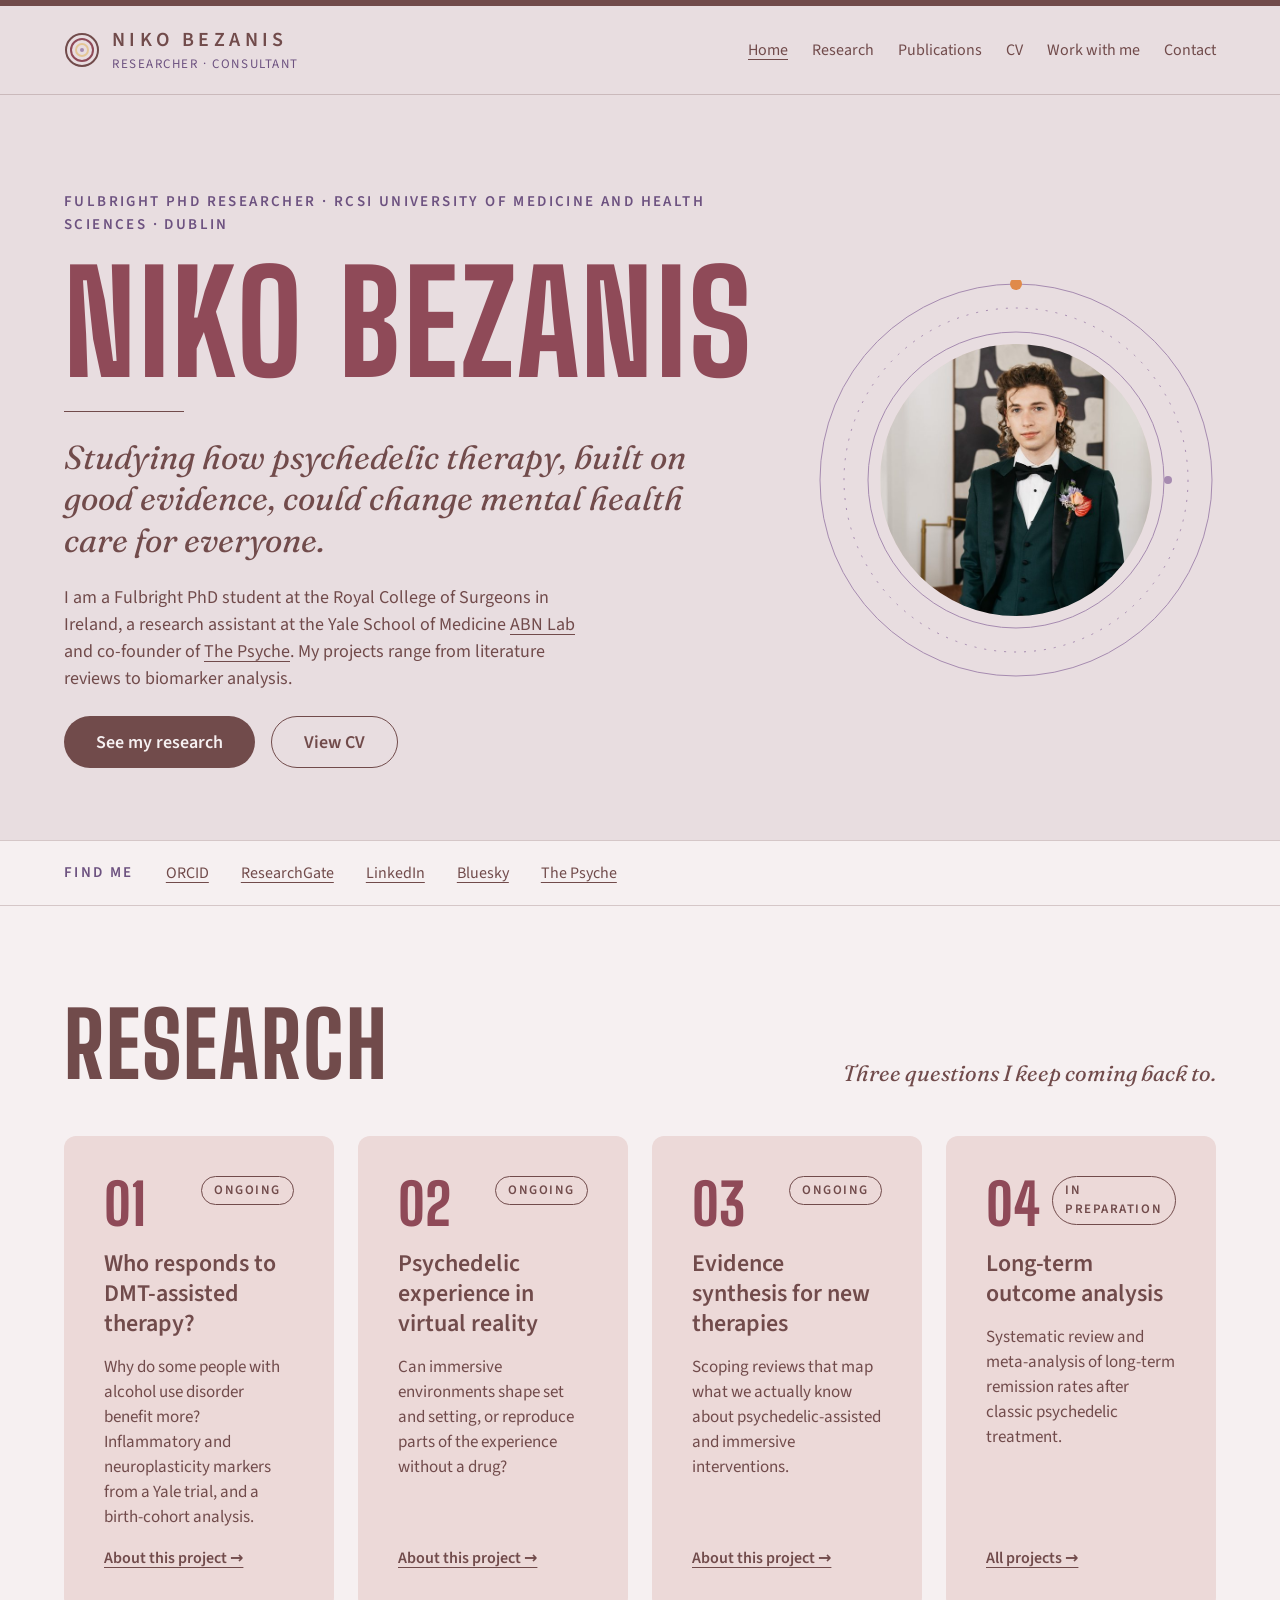
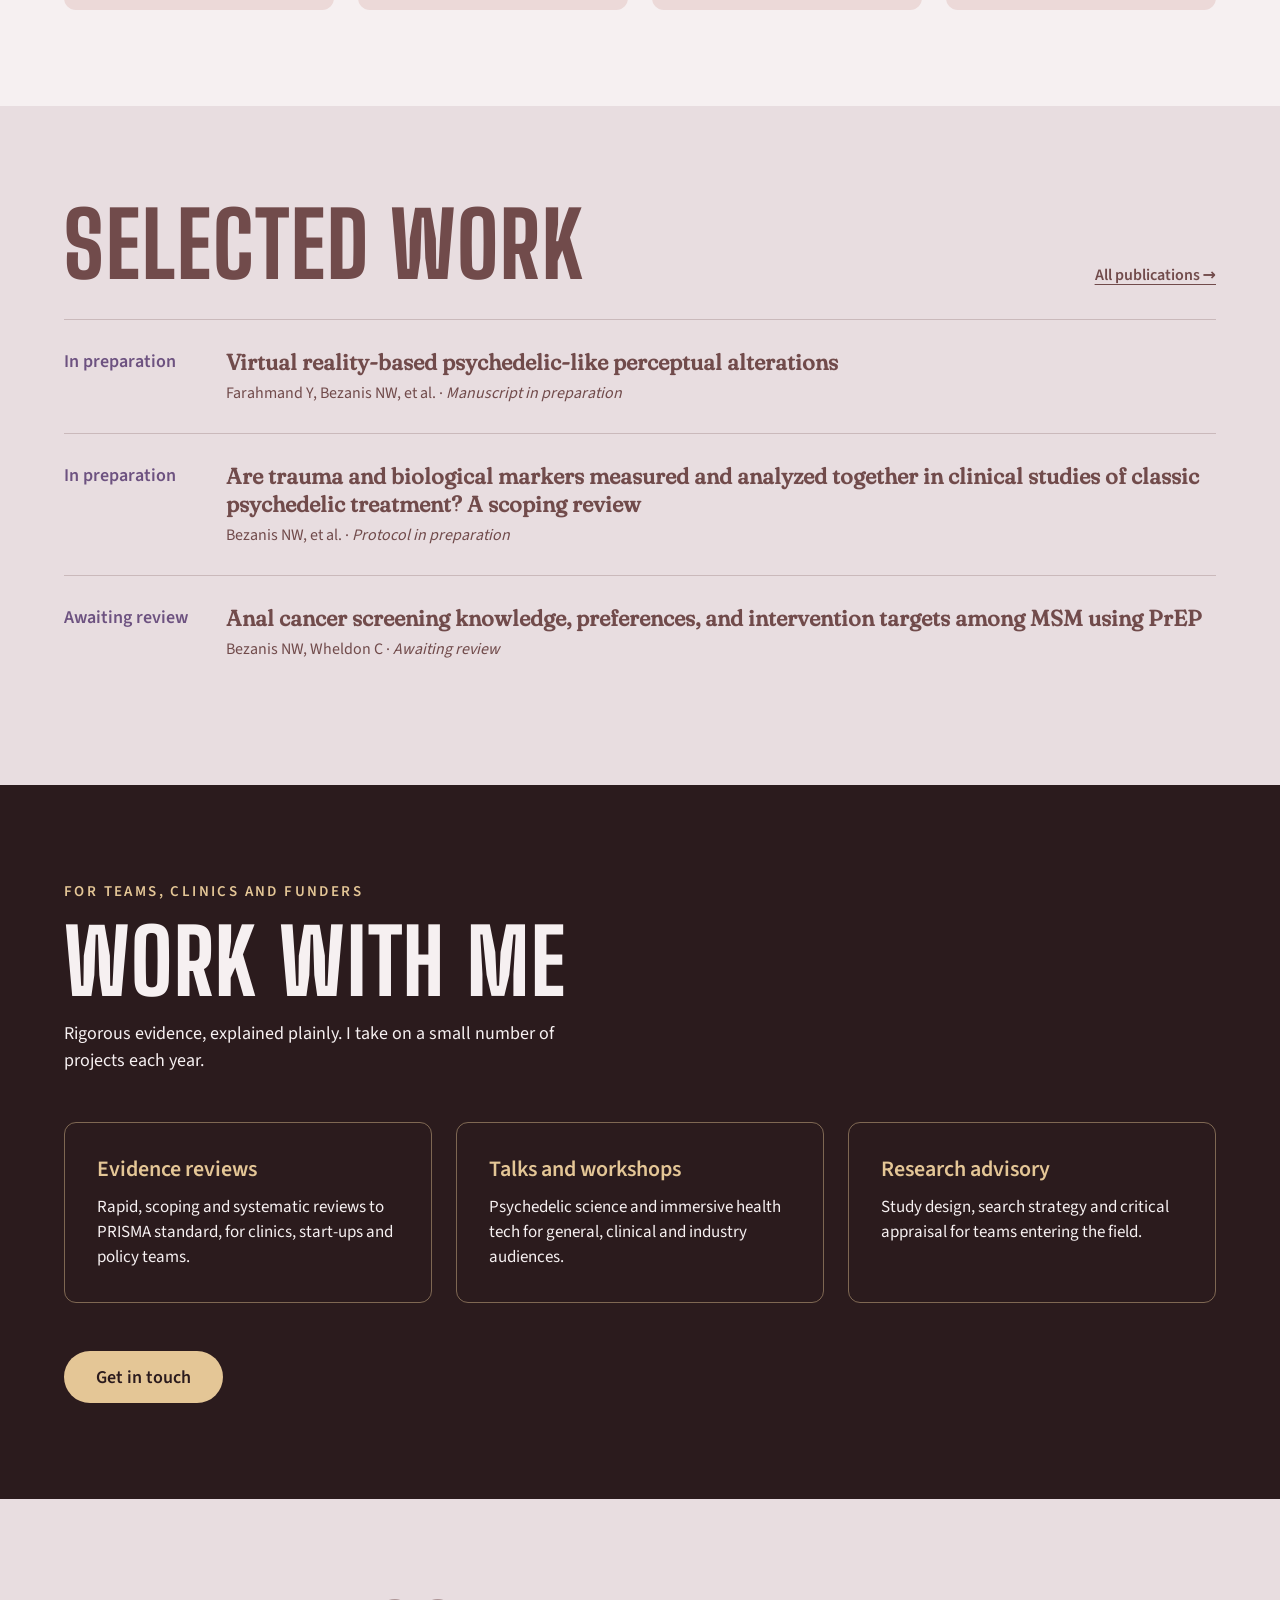
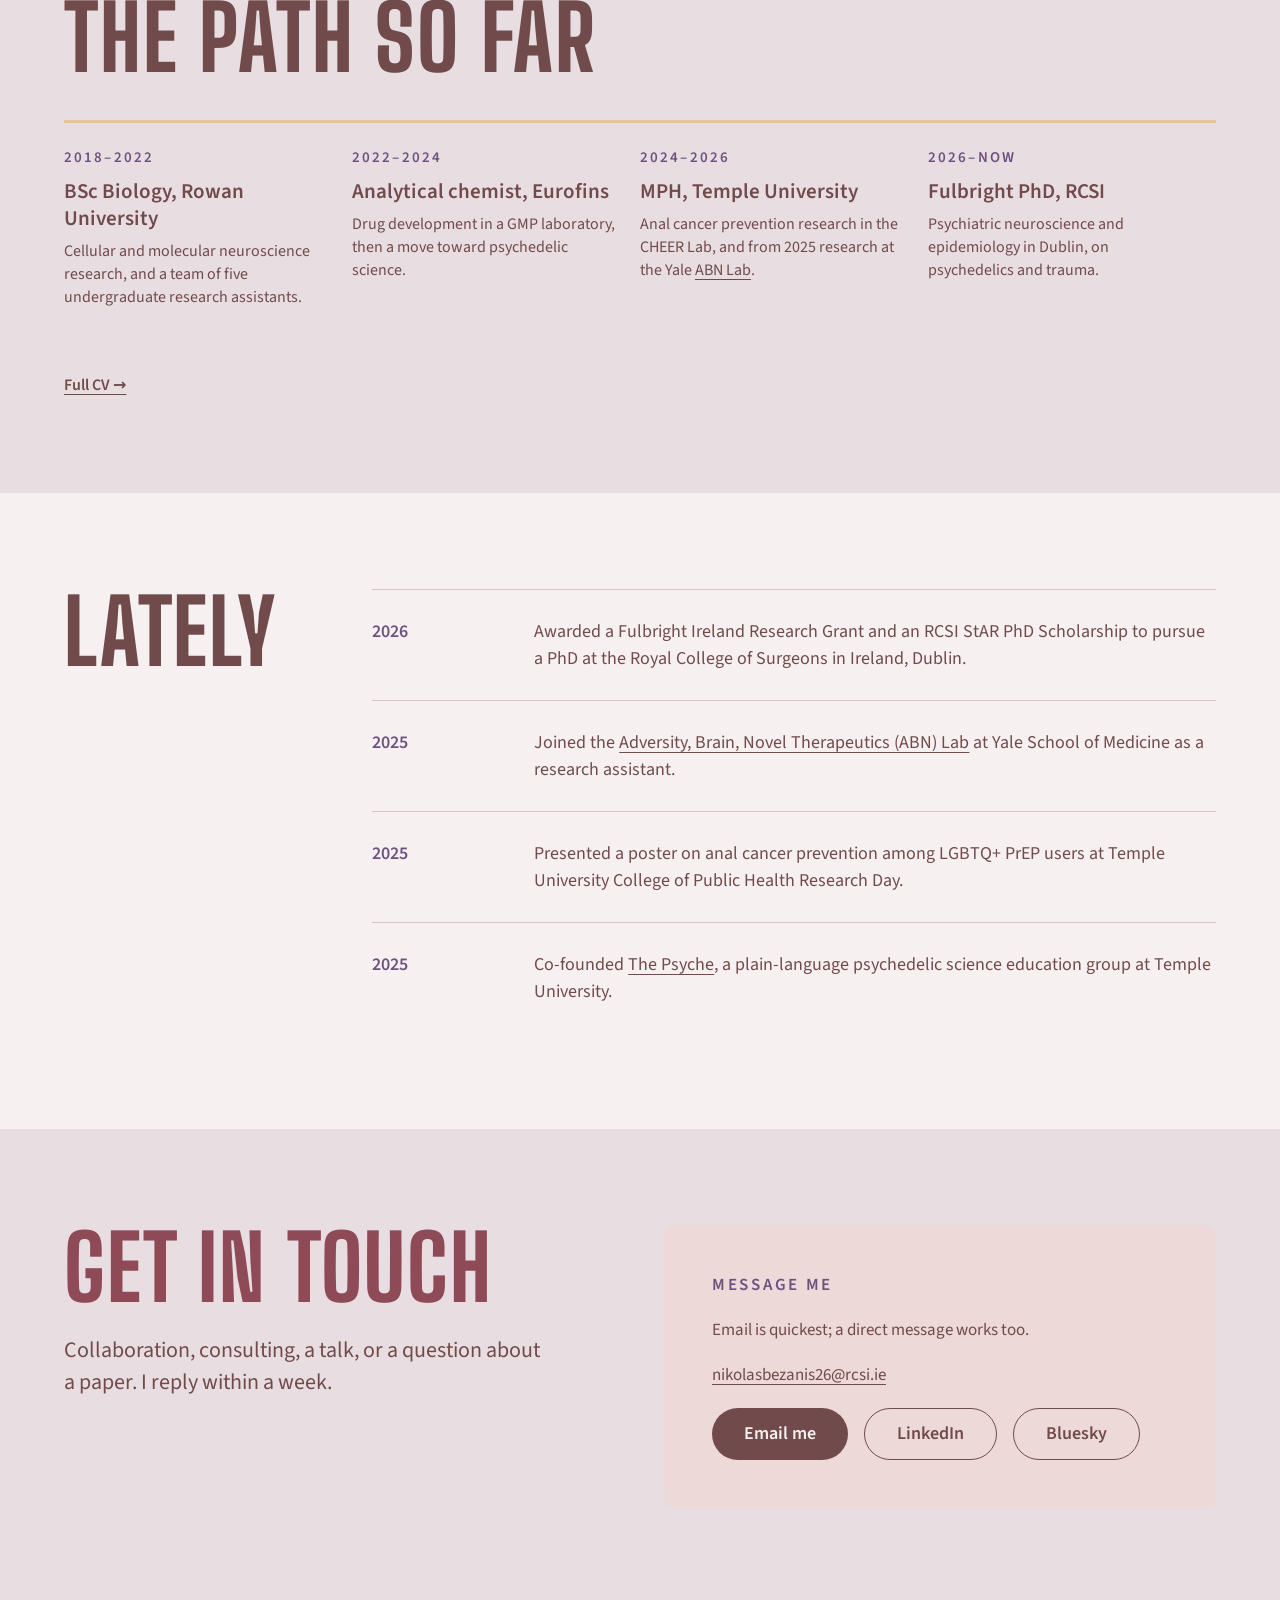
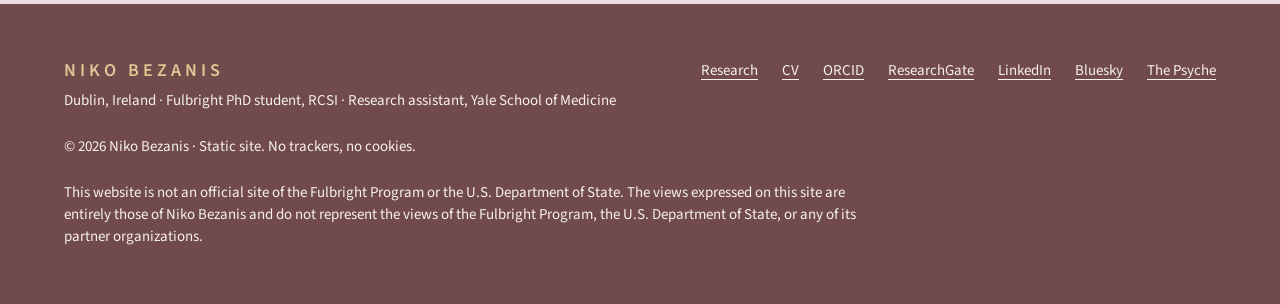
<file: index.html>
<!doctype html>
<html lang="en">
<head>
<meta charset="utf-8">
<meta name="viewport" content="width=device-width, initial-scale=1">
<meta name="robots" content="max-image-preview:large">
<meta name="msvalidate.01" content="EAAB6003C71E213A275896E9325D9247">
<title>Niko Bezanis | PhD Researcher, Psychedelic Therapy, RCSI</title>
<meta name="description" content="Niko Bezanis, Fulbright PhD researcher at RCSI Dublin, studies psychedelic-assisted therapy, alcohol use disorder, trauma and biological markers.">
<meta property="og:type" content="profile">
<meta property="og:title" content="Niko Bezanis | PhD Researcher, Psychedelic Therapy, RCSI">
<meta property="og:description" content="Research on psychedelic therapy, trauma and biological markers of treatment response.">
<meta property="og:image" content="https://bezanisniko-del.github.io/portrait.jpg">
<link rel="canonical" href="https://bezanisniko-del.github.io/">
<meta property="og:url" content="https://bezanisniko-del.github.io/">
<meta property="og:site_name" content="Niko Bezanis">
<meta name="twitter:card" content="summary">
<meta name="twitter:title" content="Niko Bezanis | PhD Researcher, Psychedelic Therapy, RCSI">
<meta name="twitter:description" content="Research on psychedelic therapy, trauma and biological markers of treatment response.">
<meta name="twitter:image" content="https://bezanisniko-del.github.io/portrait.jpg">
<meta property="og:image:alt" content="Niko Bezanis, PhD researcher at RCSI">
<link rel="icon" href="favicon.svg" type="image/svg+xml">
<link rel="stylesheet" href="style.css">
<script type="application/ld+json">
{
  "@context": "https://schema.org",
  "@type": "ProfilePage",
  "url": "https://bezanisniko-del.github.io/",
  "dateModified": "2026-11-25",
  "mainEntity": {
  "@type": "Person",
  "@id": "https://bezanisniko-del.github.io/#person",
  "name": "Niko Bezanis",
  "url": "https://bezanisniko-del.github.io/",
  "image": "https://bezanisniko-del.github.io/portrait.jpg",
  "jobTitle": "Fulbright PhD researcher",
  "description": "PhD researcher in psychiatric neuroscience and epidemiology, studying psychedelic therapy, trauma and biological markers of treatment response.",
  "affiliation": [
    { "@type": "CollegeOrUniversity", "name": "RCSI University of Medicine and Health Sciences", "address": "Dublin, Ireland" },
    { "@type": "CollegeOrUniversity", "name": "Yale School of Medicine" }
  ],
  "alumniOf": [
    { "@type": "CollegeOrUniversity", "name": "Temple University" },
    { "@type": "CollegeOrUniversity", "name": "Rowan University" }
  ],
  "alternateName": "Nikolas Bezanis",
  "award": ["Fulbright Ireland Research Grant (2026)", "RCSI StAR (Strategic Academic Recruitment) PhD Scholarship (2026)"],
  "knowsAbout": ["Psychedelic-assisted therapy", "Alcohol use disorder", "Psychiatric epidemiology", "Trauma", "Biomarkers", "Evidence synthesis", "Virtual reality", "Public health"],
  "identifier": "https://orcid.org/0009-0000-7586-2375",
  "email": "nikolasbezanis26@rcsi.ie",
  "sameAs": [
    "https://orcid.org/0009-0000-7586-2375",
    "https://www.researchgate.net/profile/Niko-Bezanis-2",
    "https://www.linkedin.com/in/nikobezanis/",
    "https://bsky.app/profile/nikob8.bsky.social"
  ]
  }
}
</script>
</head>
<body>
<a class="skip" href="#main">Skip to content</a>
<div class="stripe"></div>
<header class="site-header">
<nav aria-label="Main" class="wrap">
<a class="brand" href="index.html">
<svg width="36" height="36" viewBox="0 0 36 36" aria-hidden="true"><circle cx="18" cy="18" r="16" fill="none" stroke="currentColor" stroke-width="2"/><circle cx="18" cy="18" r="11" fill="none" stroke="#8f4a58" stroke-width="2"/><circle cx="18" cy="18" r="6" fill="none" stroke="#e4c696" stroke-width="2"/><circle cx="18" cy="18" r="2" fill="#a68bb0"/></svg>
<span><b>Niko Bezanis</b><small>Researcher · Consultant</small></span>
</a>
<div class="nav-links">
<a href="index.html" aria-current="page">Home</a>
<a href="research.html">Research</a>
<a href="research.html#publications">Publications</a>
<a href="cv.html">CV</a>
<a href="#work-with-me">Work with me</a>
<a href="#contact">Contact</a>
</div>
</nav>
</header>

<main id="main">
<section aria-labelledby="hero-name" class="wrap hero">
<div class="hero-text stack">
<p class="eyebrow">Fulbright PhD researcher · RCSI University of Medicine and Health Sciences · Dublin</p>
<h1 id="hero-name" class="display name">Niko Bezanis</h1>
<div class="rule"></div>
<p class="lede" style="max-width:640px">Studying how psychedelic therapy, built on good evidence, could change mental health care for everyone.</p>
<p style="max-width:540px">I am a Fulbright PhD student at the Royal College of Surgeons in Ireland, a research assistant at the Yale School of Medicine <a href="https://medicine.yale.edu/lab/abn">ABN Lab</a> and co-founder of <a href="https://www.thepsyche.org/">The Psyche</a>. My projects range from literature reviews to biomarker analysis.</p>
<div class="btn-row">
<a class="btn" href="research.html">See my research</a>
<a class="btn ghost" href="cv.html">View CV</a>
</div>
</div>
<div class="rings">
<div>
<svg viewBox="0 0 400 400" aria-hidden="true"><circle cx="200" cy="200" r="196" fill="none" stroke="#a68bb0" stroke-width="1"/><circle cx="200" cy="200" r="172" fill="none" stroke="#a68bb0" stroke-width="1" stroke-dasharray="2 8"/><circle cx="200" cy="200" r="148" fill="none" stroke="#a68bb0" stroke-width="1"/><circle cx="200" cy="4" r="6" fill="#e08a4a"/><circle cx="352" cy="200" r="4" fill="#a68bb0"/></svg>
<img src="portrait.jpg" alt="Niko Bezanis, PhD researcher at RCSI" width="272" height="272">
</div>
</div>
</section>

<section aria-label="Where to find me" class="band find">
<div class="wrap">
<span class="eyebrow">Find me</span>
<a href="https://orcid.org/0009-0000-7586-2375">ORCID</a>
<a href="https://www.researchgate.net/profile/Niko-Bezanis-2">ResearchGate</a>
<a href="https://www.linkedin.com/in/nikobezanis/">LinkedIn</a>
<a href="https://bsky.app/profile/nikob8.bsky.social">Bluesky</a>
<a href="https://www.thepsyche.org/">The Psyche</a>
</div>
</section>

<section aria-labelledby="themes" class="band">
<div class="wrap pad stack" style="gap:48px">
<div class="sec-head">
<h2 id="themes" class="display">Research</h2>
<p class="serif" style="max-width:460px;font-style:italic;font-size:22px;line-height:30px">Three questions I keep coming back to.</p>
</div>
<div class="grid">
<article class="card lift">
<div class="card-top"><span class="num">01</span><span class="pill">Ongoing</span></div>
<h3>Who responds to DMT-assisted therapy?</h3>
<p>Why do some people with alcohol use disorder benefit more? Inflammatory and neuroplasticity markers from a Yale trial, and a birth-cohort analysis.</p>
<a class="more" href="research.html#dmt">About this project →</a>
</article>
<article class="card lift">
<div class="card-top"><span class="num">02</span><span class="pill">Ongoing</span></div>
<h3>Psychedelic experience in virtual reality</h3>
<p>Can immersive environments shape set and setting, or reproduce parts of the experience without a drug?</p>
<a class="more" href="research.html#vr">About this project →</a>
</article>
<article class="card lift">
<div class="card-top"><span class="num">03</span><span class="pill">Ongoing</span></div>
<h3>Evidence synthesis for new therapies</h3>
<p>Scoping reviews that map what we actually know about psychedelic-assisted and immersive interventions.</p>
<a class="more" href="research.html#trauma">About this project →</a>
</article>
<article class="card lift">
<div class="card-top"><span class="num">04</span><span class="pill">In preparation</span></div>
<h3>Long-term outcome analysis</h3>
<p>Systematic review and meta-analysis of long-term remission rates after classic psychedelic treatment.</p>
<a class="more" href="research.html">All projects →</a>
</article>
</div>
</div>
</section>

<section aria-labelledby="pubs" class="wrap pad stack" style="gap:32px">
<div class="sec-head">
<h2 id="pubs" class="display">Selected work</h2>
<a class="more" href="research.html#publications">All publications →</a>
</div>
<ol class="plain rows">
<li><span class="when">In preparation</span><div class="what"><h3 class="pub-title">Virtual reality-based psychedelic-like perceptual alterations</h3><span class="meta">Farahmand Y, Bezanis NW, et al. · <em>Manuscript in preparation</em></span></div></li>
<li><span class="when">In preparation</span><div class="what"><h3 class="pub-title">Are trauma and biological markers measured and analyzed together in clinical studies of classic psychedelic treatment? A scoping review</h3><span class="meta">Bezanis NW, et al. · <em>Protocol in preparation</em></span></div></li>
<li><span class="when">Awaiting review</span><div class="what"><h3 class="pub-title">Anal cancer screening knowledge, preferences, and intervention targets among MSM using PrEP</h3><span class="meta">Bezanis NW, Wheldon C · <em>Awaiting review</em></span></div></li>
</ol>
</section>

<section id="work-with-me" aria-labelledby="work" class="deep">
<div class="wrap pad stack" style="gap:48px">
<div class="stack" style="gap:16px;max-width:720px">
<p class="eyebrow">For teams, clinics and funders</p>
<h2 id="work" class="display">Work with me</h2>
<p style="max-width:540px">Rigorous evidence, explained plainly. I take on a small number of projects each year.</p>
</div>
<div class="grid">
<div class="box"><h3>Evidence reviews</h3><p>Rapid, scoping and systematic reviews to PRISMA standard, for clinics, start-ups and policy teams.</p></div>
<div class="box"><h3>Talks and workshops</h3><p>Psychedelic science and immersive health tech for general, clinical and industry audiences.</p></div>
<div class="box"><h3>Research advisory</h3><p>Study design, search strategy and critical appraisal for teams entering the field.</p></div>
</div>
<div class="btn-row"><a class="btn" href="#contact">Get in touch</a></div>
</div>
</section>

<section aria-labelledby="journey" class="wrap pad stack" style="gap:40px">
<h2 id="journey" class="display">The path so far</h2>
<div class="path">
<div><span class="eyebrow">2018–2022</span><h3>BSc Biology, Rowan University</h3><p>Cellular and molecular neuroscience research, and a team of five undergraduate research assistants.</p></div>
<div><span class="eyebrow">2022–2024</span><h3>Analytical chemist, Eurofins</h3><p>Drug development in a GMP laboratory, then a move toward psychedelic science.</p></div>
<div><span class="eyebrow">2024–2026</span><h3>MPH, Temple University</h3><p>Anal cancer prevention research in the CHEER Lab, and from 2025 research at the Yale <a href="https://medicine.yale.edu/lab/abn">ABN Lab</a>.</p></div>
<div><span class="eyebrow">2026–now</span><h3>Fulbright PhD, RCSI</h3><p>Psychiatric neuroscience and epidemiology in Dublin, on psychedelics and trauma.</p></div>
</div>
<a class="more" href="cv.html">Full CV →</a>
</section>

<section aria-labelledby="news" class="band">
<div class="wrap pad cv-sec">
<h2 id="news" class="display">Lately</h2>
<ol class="plain rows">
<li><span class="when">2026</span><div class="what"><span>Awarded a Fulbright Ireland Research Grant and an RCSI StAR PhD Scholarship to pursue a PhD at the Royal College of Surgeons in Ireland, Dublin.</span></div></li>
<li><span class="when">2025</span><div class="what"><span>Joined the <a href="https://medicine.yale.edu/lab/abn">Adversity, Brain, Novel Therapeutics (ABN) Lab</a> at Yale School of Medicine as a research assistant.</span></div></li>
<li><span class="when">2025</span><div class="what"><span>Presented a poster on anal cancer prevention among LGBTQ+ PrEP users at Temple University College of Public Health Research Day.</span></div></li>
<li><span class="when">2025</span><div class="what"><span>Co-founded <a href="https://www.thepsyche.org/">The Psyche</a>, a plain-language psychedelic science education group at Temple University.</span></div></li>
</ol>
</div>
</section>

<section id="contact" aria-labelledby="contact-h" class="wrap pad contact">
<div class="stack" style="gap:24px">
<h2 id="contact-h" class="display" style="color:var(--head)">Get in touch</h2>
<p style="font-size:22px;line-height:32px;max-width:480px">Collaboration, consulting, a talk, or a question about a paper. I reply within a week.</p>
</div>
<div class="card">
<p class="eyebrow">Message me</p>
<p>Email is quickest; a direct message works too.</p>
<p><a href="mailto:nikolasbezanis26@rcsi.ie">nikolasbezanis26@rcsi.ie</a></p>
<div class="btn-row">
<a class="btn" href="mailto:nikolasbezanis26@rcsi.ie">Email me</a>
<a class="btn ghost" href="https://www.linkedin.com/in/nikobezanis/">LinkedIn</a>
<a class="btn ghost" href="https://bsky.app/profile/nikob8.bsky.social">Bluesky</a>
</div>
</div>
</section>
</main>

<footer>
<div class="wrap">
<div class="stack" style="gap:8px">
<b>Niko Bezanis</b>
<span>Dublin, Ireland · Fulbright PhD student, RCSI · Research assistant, Yale School of Medicine</span>
</div>
<div class="links">
<a href="research.html">Research</a><a href="cv.html">CV</a><a href="https://orcid.org/0009-0000-7586-2375">ORCID</a><a href="https://www.researchgate.net/profile/Niko-Bezanis-2">ResearchGate</a><a href="https://www.linkedin.com/in/nikobezanis/">LinkedIn</a><a href="https://bsky.app/profile/nikob8.bsky.social">Bluesky</a><a href="https://www.thepsyche.org/">The Psyche</a>
</div>
<span class="full">© 2026 Niko Bezanis · Static site. No trackers, no cookies.</span>
<span class="full">This website is not an official site of the Fulbright Program or the U.S. Department of State. The views expressed on this site are entirely those of Niko Bezanis and do not represent the views of the Fulbright Program, the U.S. Department of State, or any of its partner organizations.</span>
</div>
</footer>
<script src="site.js"></script>
</body>
</html>
</file>
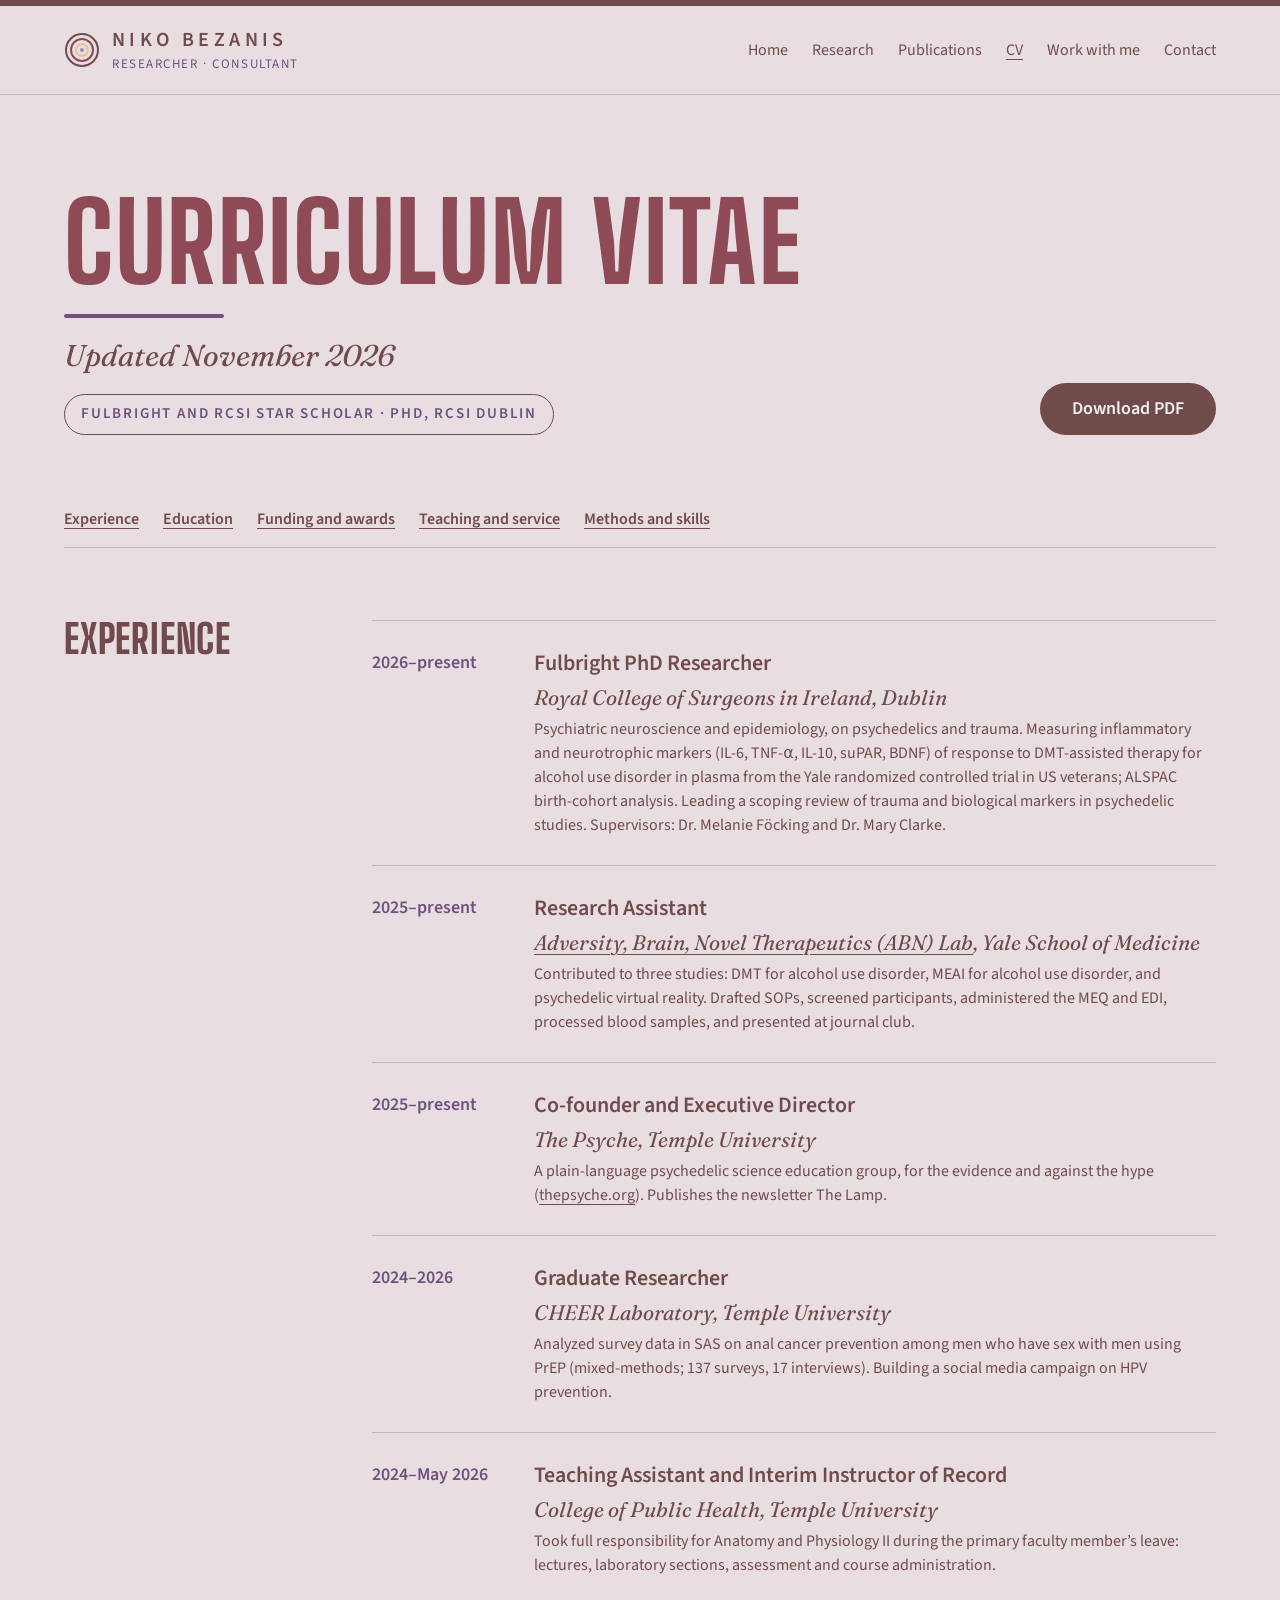
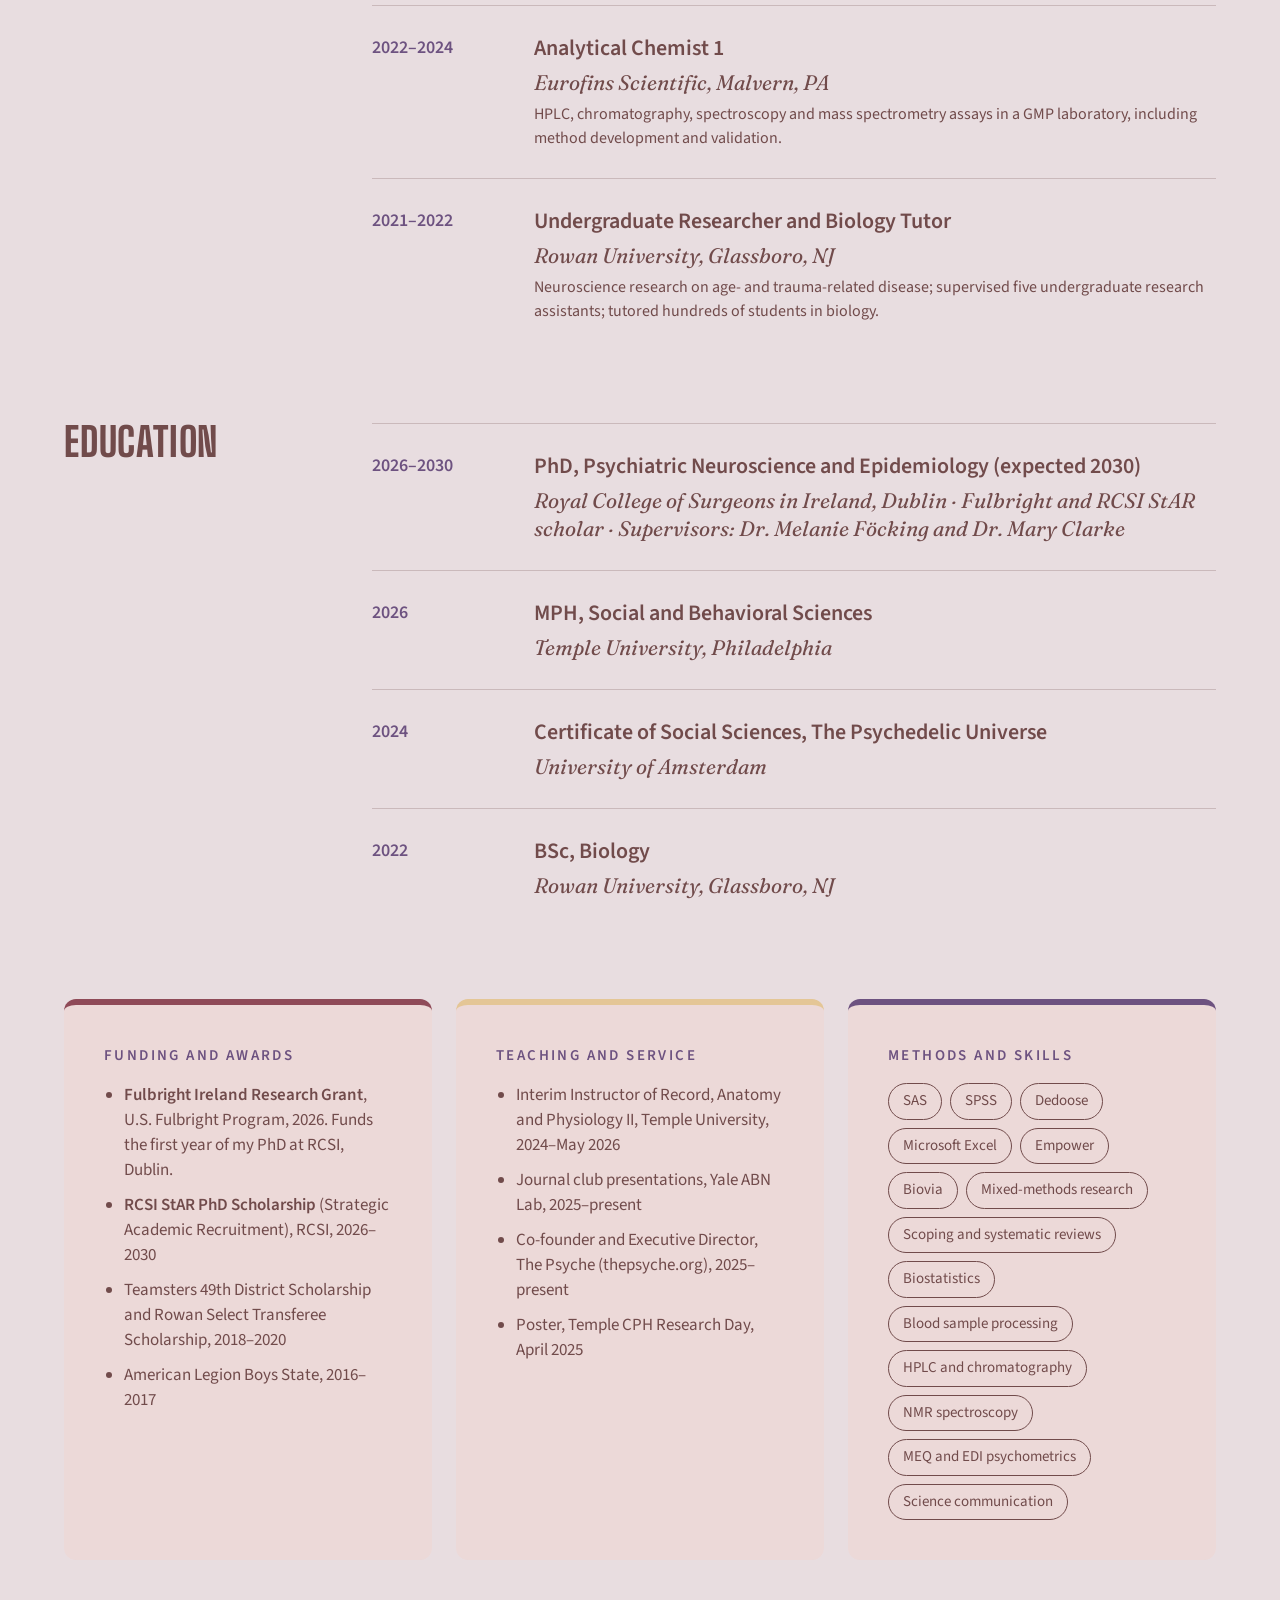
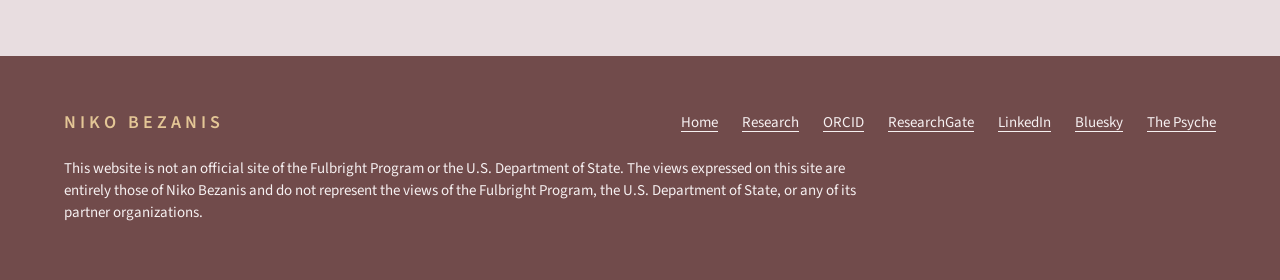
<file: cv.html>
<!doctype html>
<html lang="en">
<head>
<meta charset="utf-8">
<meta name="viewport" content="width=device-width, initial-scale=1">
<meta name="robots" content="max-image-preview:large">
<title>CV | Niko Bezanis</title>
<meta name="description" content="Psychedelic-assisted therapy and alcohol use disorder researcher Niko Bezanis: CV with RCSI PhD, Yale research, Temple MPH, funding and methods.">
<meta property="og:title" content="CV | Niko Bezanis">
<meta property="og:description" content="Experience, education, funding, teaching and methods.">
<link rel="canonical" href="https://bezanisniko-del.github.io/cv.html">
<meta property="og:type" content="profile">
<meta property="og:image" content="https://bezanisniko-del.github.io/portrait.jpg">
<meta property="og:url" content="https://bezanisniko-del.github.io/cv.html">
<meta property="og:site_name" content="Niko Bezanis">
<meta name="twitter:card" content="summary">
<meta name="twitter:title" content="CV | Niko Bezanis">
<meta name="twitter:description" content="Experience, education, funding, teaching and methods.">
<meta name="twitter:image" content="https://bezanisniko-del.github.io/portrait.jpg">
<meta property="og:image:alt" content="Niko Bezanis, PhD researcher at RCSI">
<link rel="icon" href="favicon.svg" type="image/svg+xml">
<link rel="stylesheet" href="style.css">
<script type="application/ld+json">
{
  "@context": "https://schema.org",
  "@type": "ProfilePage",
  "url": "https://bezanisniko-del.github.io/cv.html",
  "mainEntity": {
    "@type": "Person",
    "@id": "https://bezanisniko-del.github.io/#person",
    "name": "Niko Bezanis",
    "url": "https://bezanisniko-del.github.io/"
  }
}
</script>
</head>
<body>
<a class="skip" href="#main">Skip to content</a>
<div class="stripe"></div>
<header class="site-header">
<nav aria-label="Main" class="wrap">
<a class="brand" href="index.html">
<svg width="36" height="36" viewBox="0 0 36 36" aria-hidden="true"><circle cx="18" cy="18" r="16" fill="none" stroke="currentColor" stroke-width="2"/><circle cx="18" cy="18" r="11" fill="none" stroke="#8f4a58" stroke-width="2"/><circle cx="18" cy="18" r="6" fill="none" stroke="#e4c696" stroke-width="2"/><circle cx="18" cy="18" r="2" fill="#a68bb0"/></svg>
<span><b>Niko Bezanis</b><small>Researcher · Consultant</small></span>
</a>
<div class="nav-links">
<a href="index.html">Home</a>
<a href="research.html">Research</a>
<a href="research.html#publications">Publications</a>
<a href="cv.html" aria-current="page">CV</a>
<a href="index.html#work-with-me">Work with me</a>
<a href="index.html#contact">Contact</a>
</div>
</nav>
</header>

<main id="main" class="wrap pad stack" style="gap:72px">
<div class="sec-head" style="gap:32px">
<div class="stack" style="gap:20px">
<h1 class="display">Curriculum vitae</h1>
<div class="rule thick"></div>
<p class="serif" style="font-style:italic;font-size:30px;line-height:36px">Updated November 2026</p>
<p class="pill" style="font-size:15px;padding:8px 16px;color:var(--accent)">Fulbright and RCSI StAR scholar · PhD, RCSI Dublin</p>
</div>
<div class="btn-row"><a class="btn" href="niko-bezanis-cv.pdf">Download PDF</a></div>
</div>

<nav class="jump" aria-label="Jump to section">
<a href="#experience">Experience</a><a href="#education">Education</a><a href="#funding">Funding and awards</a><a href="#service">Teaching and service</a><a href="#skills">Methods and skills</a>
</nav>

<section id="experience" aria-labelledby="exp-h" class="cv-sec">
<h2 id="exp-h" class="display small">Experience</h2>
<ol class="plain rows">
<li><span class="when">2026–present</span><div class="what"><h3>Fulbright PhD Researcher</h3><span class="org">Royal College of Surgeons in Ireland, Dublin</span><p>Psychiatric neuroscience and epidemiology, on psychedelics and trauma. Measuring inflammatory and neurotrophic markers (IL-6, TNF-α, IL-10, suPAR, BDNF) of response to DMT-assisted therapy for alcohol use disorder in plasma from the Yale randomized controlled trial in US veterans; ALSPAC birth-cohort analysis. Leading a scoping review of trauma and biological markers in psychedelic studies. Supervisors: Dr. Melanie Föcking and Dr. Mary Clarke.</p></div></li>
<li><span class="when">2025–present</span><div class="what"><h3>Research Assistant</h3><span class="org"><a href="https://medicine.yale.edu/lab/abn">Adversity, Brain, Novel Therapeutics (ABN) Lab</a>, Yale School of Medicine</span><p>Contributed to three studies: DMT for alcohol use disorder, MEAI for alcohol use disorder, and psychedelic virtual reality. Drafted SOPs, screened participants, administered the MEQ and EDI, processed blood samples, and presented at journal club.</p></div></li>
<li><span class="when">2025–present</span><div class="what"><h3>Co-founder and Executive Director</h3><span class="org">The Psyche, Temple University</span><p>A plain-language psychedelic science education group, for the evidence and against the hype (<a href="https://www.thepsyche.org/">thepsyche.org</a>). Publishes the newsletter The Lamp.</p></div></li>
<li><span class="when">2024–2026</span><div class="what"><h3>Graduate Researcher</h3><span class="org">CHEER Laboratory, Temple University</span><p>Analyzed survey data in SAS on anal cancer prevention among men who have sex with men using PrEP (mixed-methods; 137 surveys, 17 interviews). Building a social media campaign on HPV prevention.</p></div></li>
<li><span class="when">2024–May 2026</span><div class="what"><h3>Teaching Assistant and Interim Instructor of Record</h3><span class="org">College of Public Health, Temple University</span><p>Took full responsibility for Anatomy and Physiology II during the primary faculty member’s leave: lectures, laboratory sections, assessment and course administration.</p></div></li>
<li><span class="when">2022–2024</span><div class="what"><h3>Analytical Chemist 1</h3><span class="org">Eurofins Scientific, Malvern, PA</span><p>HPLC, chromatography, spectroscopy and mass spectrometry assays in a GMP laboratory, including method development and validation.</p></div></li>
<li><span class="when">2021–2022</span><div class="what"><h3>Undergraduate Researcher and Biology Tutor</h3><span class="org">Rowan University, Glassboro, NJ</span><p>Neuroscience research on age- and trauma-related disease; supervised five undergraduate research assistants; tutored hundreds of students in biology.</p></div></li>
</ol>
</section>

<section id="education" aria-labelledby="edu-h" class="cv-sec">
<h2 id="edu-h" class="display small">Education</h2>
<ol class="plain rows">
<li><span class="when">2026–2030</span><div class="what"><h3>PhD, Psychiatric Neuroscience and Epidemiology (expected 2030)</h3><span class="org">Royal College of Surgeons in Ireland, Dublin · Fulbright and RCSI StAR scholar · Supervisors: Dr. Melanie Föcking and Dr. Mary Clarke</span></div></li>
<li><span class="when">2026</span><div class="what"><h3>MPH, Social and Behavioral Sciences</h3><span class="org">Temple University, Philadelphia</span></div></li>
<li><span class="when">2024</span><div class="what"><h3>Certificate of Social Sciences, The Psychedelic Universe</h3><span class="org">University of Amsterdam</span></div></li>
<li><span class="when">2022</span><div class="what"><h3>BSc, Biology</h3><span class="org">Rowan University, Glassboro, NJ</span></div></li>
</ol>
</section>

<div class="grid" style="grid-template-columns:repeat(auto-fit,minmax(min(300px,100%),1fr))">
<section id="funding" aria-labelledby="fund-h" class="cv-card" style="--c:#8f4a58">
<h2 id="fund-h" class="eyebrow">Funding and awards</h2>
<ul><li><strong>Fulbright Ireland Research Grant</strong>, U.S. Fulbright Program, 2026. Funds the first year of my PhD at RCSI, Dublin.</li><li><strong>RCSI StAR PhD Scholarship</strong> (Strategic Academic Recruitment), RCSI, 2026–2030</li><li>Teamsters 49th District Scholarship and Rowan Select Transferee Scholarship, 2018–2020</li><li>American Legion Boys State, 2016–2017</li></ul>
</section>
<section id="service" aria-labelledby="serv-h" class="cv-card" style="--c:#e4c696">
<h2 id="serv-h" class="eyebrow">Teaching and service</h2>
<ul><li>Interim Instructor of Record, Anatomy and Physiology II, Temple University, 2024–May 2026</li><li>Journal club presentations, Yale ABN Lab, 2025–present</li><li>Co-founder and Executive Director, The Psyche (thepsyche.org), 2025–present</li><li>Poster, Temple CPH Research Day, April 2025</li></ul>
</section>
<section id="skills" aria-labelledby="skill-h" class="cv-card" style="--c:#6d5280">
<h2 id="skill-h" class="eyebrow">Methods and skills</h2>
<div class="chips"><span>SAS</span><span>SPSS</span><span>Dedoose</span><span>Microsoft Excel</span><span>Empower</span><span>Biovia</span><span>Mixed-methods research</span><span>Scoping and systematic reviews</span><span>Biostatistics</span><span>Blood sample processing</span><span>HPLC and chromatography</span><span>NMR spectroscopy</span><span>MEQ and EDI psychometrics</span><span>Science communication</span></div>
</section>
</div>
</main>

<footer>
<div class="wrap">
<b>Niko Bezanis</b>
<div class="links">
<a href="index.html">Home</a><a href="research.html">Research</a><a href="https://orcid.org/0009-0000-7586-2375">ORCID</a><a href="https://www.researchgate.net/profile/Niko-Bezanis-2">ResearchGate</a><a href="https://www.linkedin.com/in/nikobezanis/">LinkedIn</a><a href="https://bsky.app/profile/nikob8.bsky.social">Bluesky</a><a href="https://www.thepsyche.org/">The Psyche</a>
</div>
<span class="full">This website is not an official site of the Fulbright Program or the U.S. Department of State. The views expressed on this site are entirely those of Niko Bezanis and do not represent the views of the Fulbright Program, the U.S. Department of State, or any of its partner organizations.</span>
</div>
</footer>
<script src="site.js"></script>
</body>
</html>
</file>
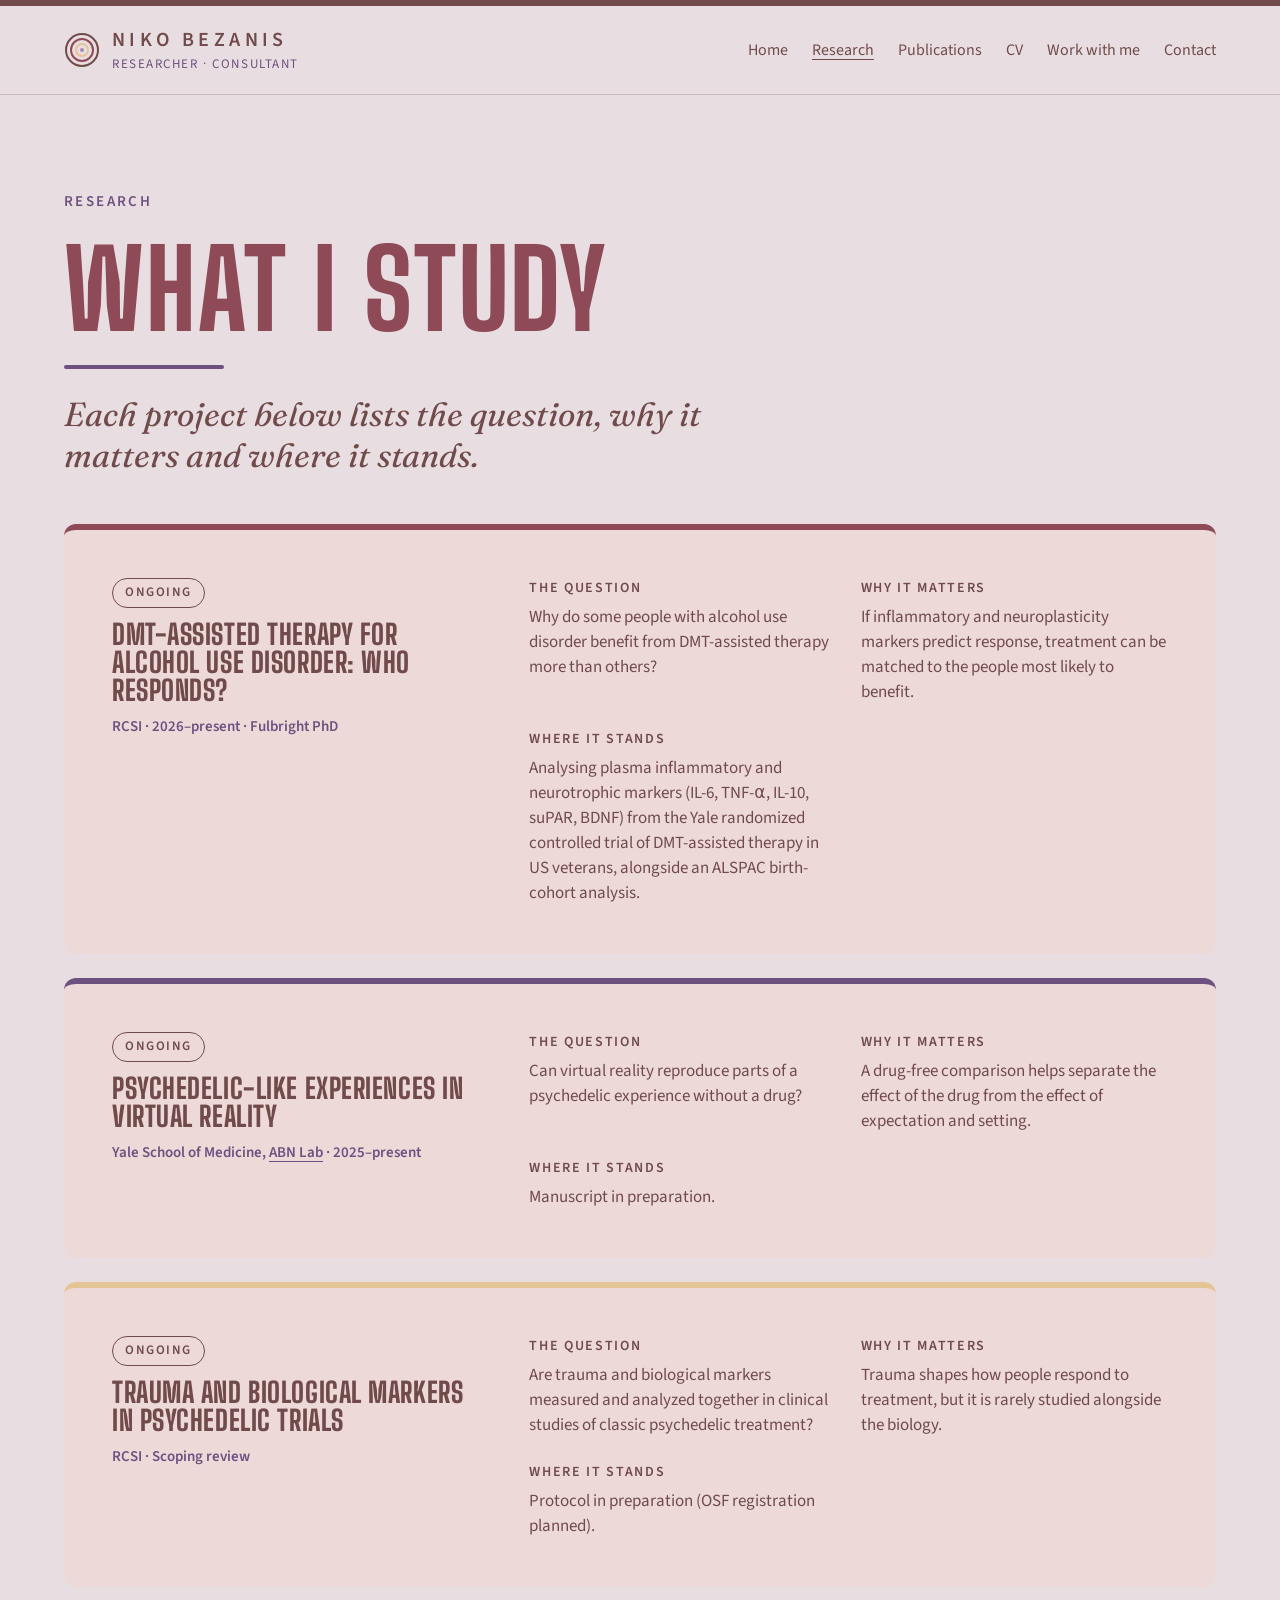
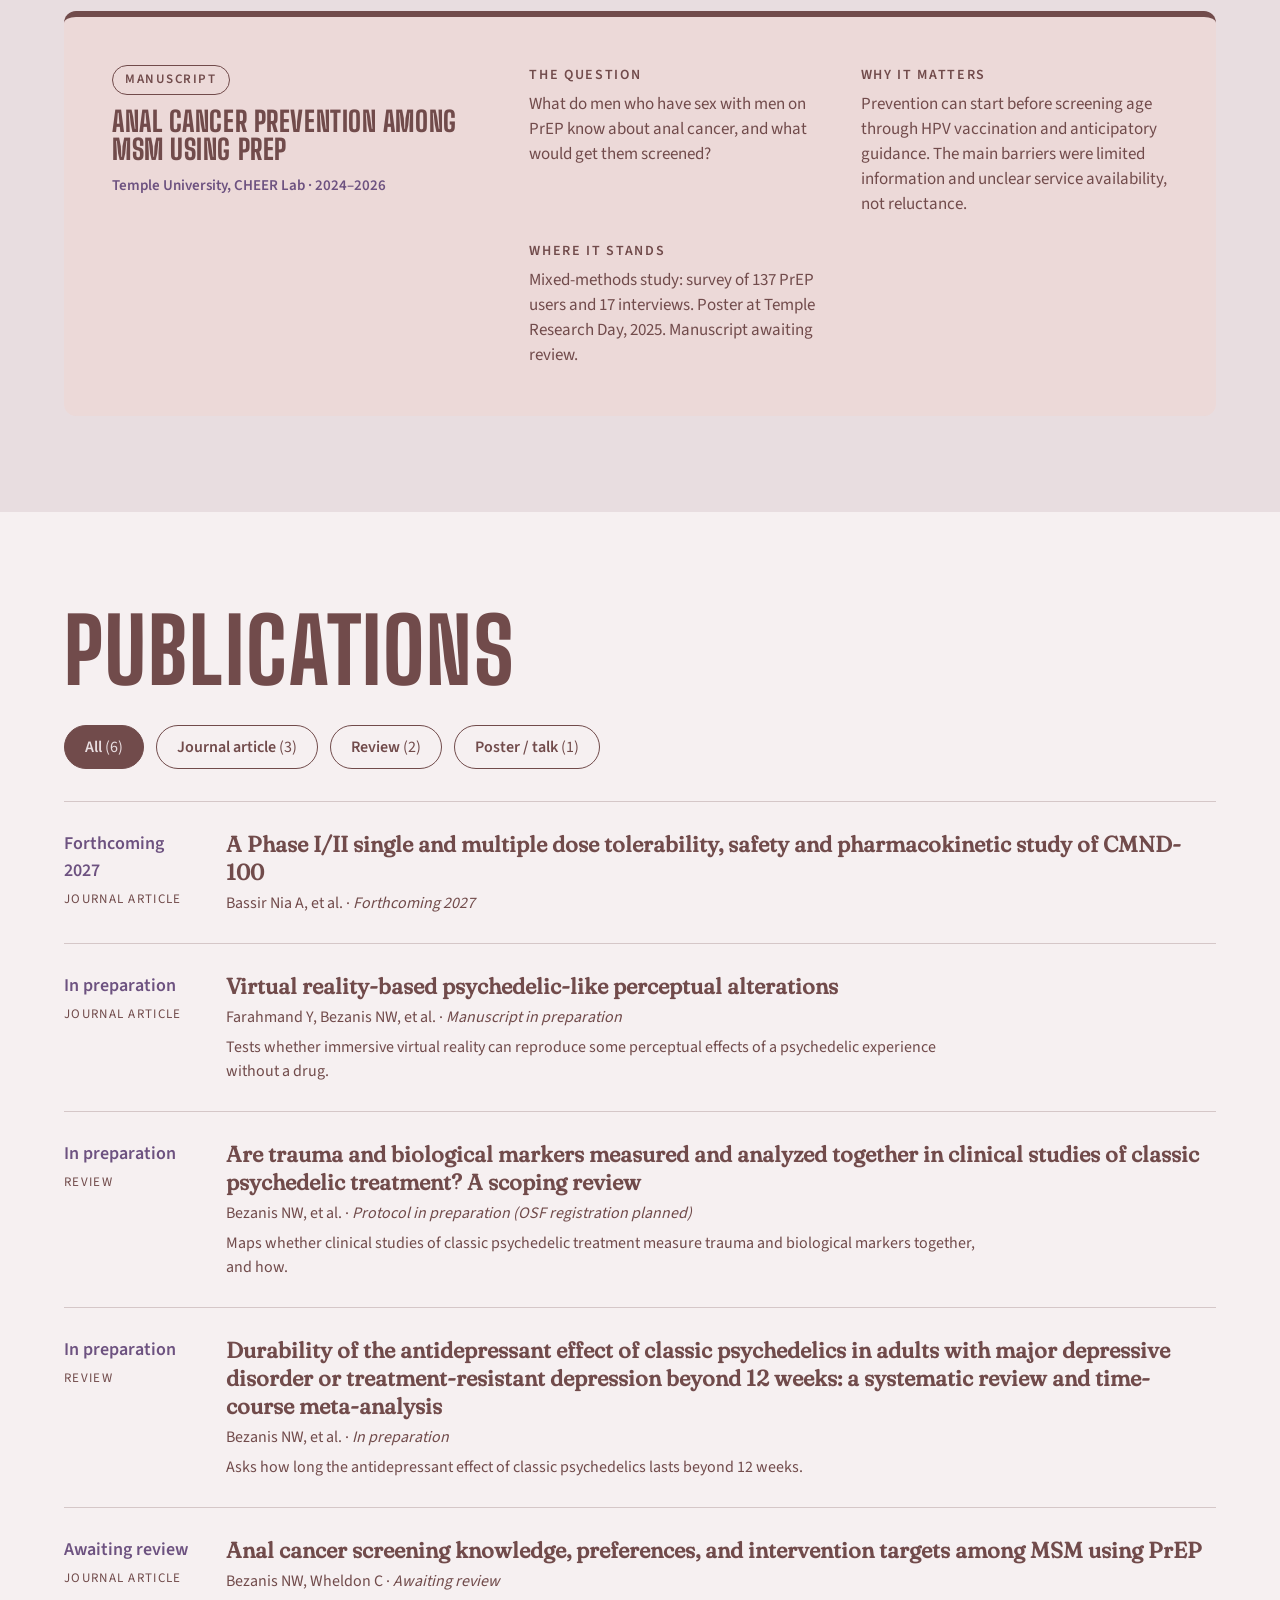
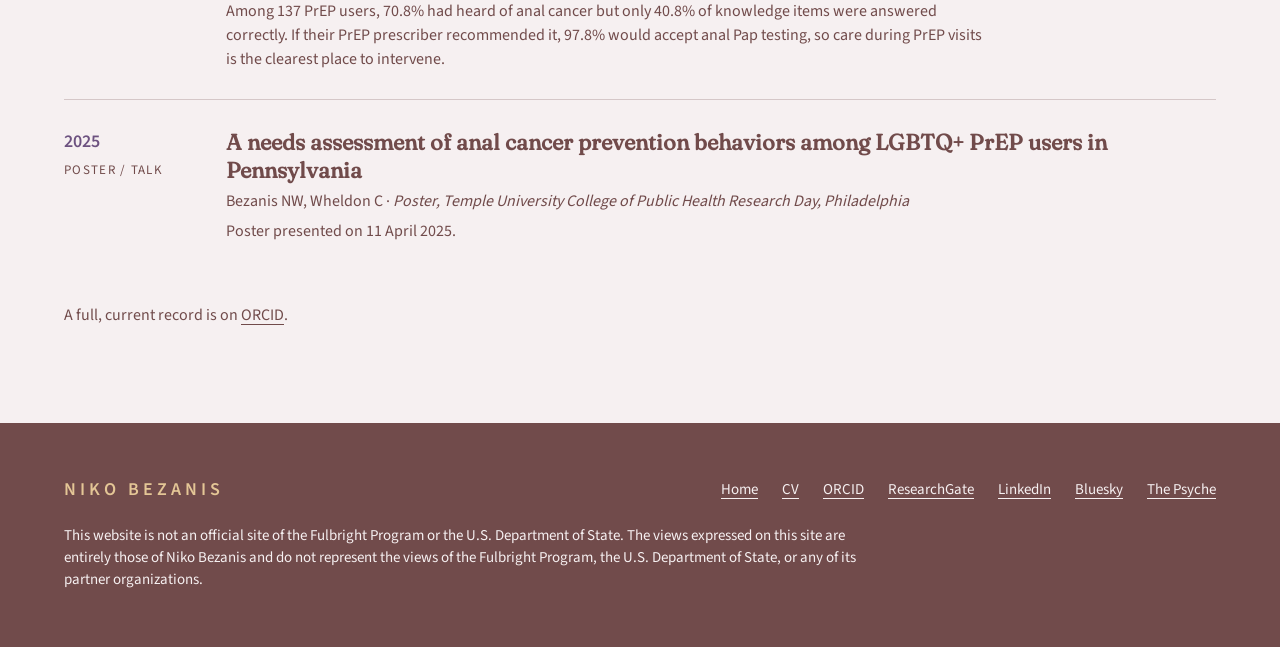
<file: research.html>
<!doctype html>
<html lang="en">
<head>
<meta charset="utf-8">
<meta name="viewport" content="width=device-width, initial-scale=1">
<meta name="robots" content="max-image-preview:large">
<title>Research and publications | Niko Bezanis</title>
<meta name="description" content="Psychedelic-assisted therapy for alcohol use disorder, virtual reality, trauma and anal cancer prevention: research by Niko Bezanis, PhD researcher, RCSI.">
<meta property="og:title" content="Research and publications | Niko Bezanis">
<meta property="og:description" content="Each project lists the question, why it matters, where it stands and what it produced.">
<link rel="canonical" href="https://bezanisniko-del.github.io/research.html">
<meta property="og:type" content="website">
<meta property="og:image" content="https://bezanisniko-del.github.io/portrait.jpg">
<meta property="og:url" content="https://bezanisniko-del.github.io/research.html">
<meta property="og:site_name" content="Niko Bezanis">
<meta name="twitter:card" content="summary">
<meta name="twitter:title" content="Research and publications | Niko Bezanis">
<meta name="twitter:description" content="Each project lists the question, why it matters, where it stands and what it produced.">
<meta name="twitter:image" content="https://bezanisniko-del.github.io/portrait.jpg">
<meta property="og:image:alt" content="Niko Bezanis, PhD researcher at RCSI">
<link rel="icon" href="favicon.svg" type="image/svg+xml">
<link rel="stylesheet" href="style.css">
<script type="application/ld+json">
{
  "@context": "https://schema.org",
  "@type": "ItemList",
  "name": "Publications",
  "itemListElement": [
    {
      "@type": "ListItem",
      "position": 1,
      "item": {
        "@type": "ScholarlyArticle",
        "name": "A Phase I/II single and multiple dose tolerability, safety and pharmacokinetic study of CMND-100",
        "author": [
          {
            "@type": "Person",
            "name": "Bassir Nia A"
          },
          {
            "@type": "Person",
            "@id": "https://bezanisniko-del.github.io/#person",
            "name": "Niko Bezanis"
          }
        ]
      }
    },
    {
      "@type": "ListItem",
      "position": 2,
      "item": {
        "@type": "ScholarlyArticle",
        "name": "Virtual reality-based psychedelic-like perceptual alterations",
        "author": [
          {
            "@type": "Person",
            "name": "Farahmand Y"
          },
          {
            "@type": "Person",
            "@id": "https://bezanisniko-del.github.io/#person",
            "name": "Niko Bezanis"
          }
        ]
      }
    },
    {
      "@type": "ListItem",
      "position": 3,
      "item": {
        "@type": "ScholarlyArticle",
        "name": "Are trauma and biological markers measured and analyzed together in clinical studies of classic psychedelic treatment? A scoping review",
        "author": [
          {
            "@type": "Person",
            "@id": "https://bezanisniko-del.github.io/#person",
            "name": "Niko Bezanis"
          }
        ]
      }
    },
    {
      "@type": "ListItem",
      "position": 4,
      "item": {
        "@type": "ScholarlyArticle",
        "name": "Durability of the antidepressant effect of classic psychedelics in adults with major depressive disorder or treatment-resistant depression beyond 12 weeks: a systematic review and time-course meta-analysis",
        "author": [
          {
            "@type": "Person",
            "@id": "https://bezanisniko-del.github.io/#person",
            "name": "Niko Bezanis"
          }
        ]
      }
    },
    {
      "@type": "ListItem",
      "position": 5,
      "item": {
        "@type": "ScholarlyArticle",
        "name": "Anal cancer screening knowledge, preferences, and intervention targets among MSM using PrEP",
        "author": [
          {
            "@type": "Person",
            "@id": "https://bezanisniko-del.github.io/#person",
            "name": "Niko Bezanis"
          },
          {
            "@type": "Person",
            "name": "Wheldon C"
          }
        ]
      }
    },
    {
      "@type": "ListItem",
      "position": 6,
      "item": {
        "@type": "ScholarlyArticle",
        "name": "A needs assessment of anal cancer prevention behaviors among LGBTQ+ PrEP users in Pennsylvania",
        "author": [
          {
            "@type": "Person",
            "@id": "https://bezanisniko-del.github.io/#person",
            "name": "Niko Bezanis"
          },
          {
            "@type": "Person",
            "name": "Wheldon C"
          }
        ],
        "datePublished": "2025-04-11"
      }
    }
  ]
}
</script>
</head>
<body>
<a class="skip" href="#main">Skip to content</a>
<div class="stripe"></div>
<header class="site-header">
<nav aria-label="Main" class="wrap">
<a class="brand" href="index.html">
<svg width="36" height="36" viewBox="0 0 36 36" aria-hidden="true"><circle cx="18" cy="18" r="16" fill="none" stroke="currentColor" stroke-width="2"/><circle cx="18" cy="18" r="11" fill="none" stroke="#8f4a58" stroke-width="2"/><circle cx="18" cy="18" r="6" fill="none" stroke="#e4c696" stroke-width="2"/><circle cx="18" cy="18" r="2" fill="#a68bb0"/></svg>
<span><b>Niko Bezanis</b><small>Researcher · Consultant</small></span>
</a>
<div class="nav-links">
<a href="index.html">Home</a>
<a href="research.html" aria-current="page">Research</a>
<a href="#publications">Publications</a>
<a href="cv.html">CV</a>
<a href="index.html#work-with-me">Work with me</a>
<a href="index.html#contact">Contact</a>
</div>
</nav>
</header>

<main id="main">
<section class="wrap stack" style="padding-top:96px;padding-bottom:48px;gap:24px">
<p class="eyebrow">Research</p>
<h1 class="display">What I study</h1>
<div class="rule thick"></div>
<p class="lede" style="max-width:660px">Each project below lists the question, why it matters and where it stands.</p>
</section>

<section aria-label="Projects" class="wrap stack" style="padding-bottom:96px;gap:24px">
<article id="dmt" class="project" style="--c:#8f4a58">
<div><span class="pill">Ongoing</span><h2>DMT-assisted therapy for alcohol use disorder: who responds?</h2><span class="accent" style="font-size:15px">RCSI · 2026–present · Fulbright PhD</span></div>
<div class="facts">
<div><h3>The question</h3><p>Why do some people with alcohol use disorder benefit from DMT-assisted therapy more than others?</p></div>
<div><h3>Why it matters</h3><p>If inflammatory and neuroplasticity markers predict response, treatment can be matched to the people most likely to benefit.</p></div>
<div><h3>Where it stands</h3><p>Analysing plasma inflammatory and neurotrophic markers (IL-6, TNF-α, IL-10, suPAR, BDNF) from the Yale randomized controlled trial of DMT-assisted therapy in US veterans, alongside an ALSPAC birth-cohort analysis.</p></div>
</div>
</article>
<article id="vr" class="project" style="--c:#6d5280">
<div><span class="pill">Ongoing</span><h2>Psychedelic-like experiences in virtual reality</h2><span class="accent" style="font-size:15px">Yale School of Medicine, <a href="https://medicine.yale.edu/lab/abn">ABN Lab</a> · 2025–present</span></div>
<div class="facts">
<div><h3>The question</h3><p>Can virtual reality reproduce parts of a psychedelic experience without a drug?</p></div>
<div><h3>Why it matters</h3><p>A drug-free comparison helps separate the effect of the drug from the effect of expectation and setting.</p></div>
<div><h3>Where it stands</h3><p>Manuscript in preparation.</p></div>
</div>
</article>
<article id="trauma" class="project" style="--c:#e4c696">
<div><span class="pill">Ongoing</span><h2>Trauma and biological markers in psychedelic trials</h2><span class="accent" style="font-size:15px">RCSI · Scoping review</span></div>
<div class="facts">
<div><h3>The question</h3><p>Are trauma and biological markers measured and analyzed together in clinical studies of classic psychedelic treatment?</p></div>
<div><h3>Why it matters</h3><p>Trauma shapes how people respond to treatment, but it is rarely studied alongside the biology.</p></div>
<div><h3>Where it stands</h3><p>Protocol in preparation (OSF registration planned).</p></div>
</div>
</article>
<article id="prep" class="project" style="--c:#714b4b">
<div><span class="pill">Manuscript</span><h2>Anal cancer prevention among MSM using PrEP</h2><span class="accent" style="font-size:15px">Temple University, CHEER Lab · 2024–2026</span></div>
<div class="facts">
<div><h3>The question</h3><p>What do men who have sex with men on PrEP know about anal cancer, and what would get them screened?</p></div>
<div><h3>Why it matters</h3><p>Prevention can start before screening age through HPV vaccination and anticipatory guidance. The main barriers were limited information and unclear service availability, not reluctance.</p></div>
<div><h3>Where it stands</h3><p>Mixed-methods study: survey of 137 PrEP users and 17 interviews. Poster at Temple Research Day, 2025. Manuscript awaiting review.</p></div>
</div>
</article>
</section>

<section id="publications" aria-labelledby="pubs-h" class="band">
<div class="wrap pad stack" style="gap:32px">
<h2 id="pubs-h" class="display">Publications</h2>
<div class="filters" role="group" aria-label="Filter publications" hidden>
<button type="button" data-filter="all" aria-pressed="true">All <span></span></button>
<button type="button" data-filter="article" aria-pressed="false">Journal article <span></span></button>
<button type="button" data-filter="review" aria-pressed="false">Review <span></span></button>
<button type="button" data-filter="conf" aria-pressed="false">Poster / talk <span></span></button>
</div>
<ol id="pub-list" class="plain rows">
<li data-type="article"><span class="when">Forthcoming 2027<small>Journal article</small></span><div class="what"><h3 class="pub-title">A Phase I/II single and multiple dose tolerability, safety and pharmacokinetic study of CMND-100</h3><span class="meta">Bassir Nia A, et al. · <em>Forthcoming 2027</em></span></div></li>
<li data-type="article"><span class="when">In preparation<small>Journal article</small></span><div class="what"><h3 class="pub-title">Virtual reality-based psychedelic-like perceptual alterations</h3><span class="meta">Farahmand Y, Bezanis NW, et al. · <em>Manuscript in preparation</em></span><p>Tests whether immersive virtual reality can reproduce some perceptual effects of a psychedelic experience without a drug.</p></div></li>
<li data-type="review"><span class="when">In preparation<small>Review</small></span><div class="what"><h3 class="pub-title">Are trauma and biological markers measured and analyzed together in clinical studies of classic psychedelic treatment? A scoping review</h3><span class="meta">Bezanis NW, et al. · <em>Protocol in preparation (OSF registration planned)</em></span><p>Maps whether clinical studies of classic psychedelic treatment measure trauma and biological markers together, and how.</p></div></li>
<li data-type="review"><span class="when">In preparation<small>Review</small></span><div class="what"><h3 class="pub-title">Durability of the antidepressant effect of classic psychedelics in adults with major depressive disorder or treatment-resistant depression beyond 12 weeks: a systematic review and time-course meta-analysis</h3><span class="meta">Bezanis NW, et al. · <em>In preparation</em></span><p>Asks how long the antidepressant effect of classic psychedelics lasts beyond 12 weeks.</p></div></li>
<li data-type="article"><span class="when">Awaiting review<small>Journal article</small></span><div class="what"><h3 class="pub-title">Anal cancer screening knowledge, preferences, and intervention targets among MSM using PrEP</h3><span class="meta">Bezanis NW, Wheldon C · <em>Awaiting review</em></span><p>Among 137 PrEP users, 70.8% had heard of anal cancer but only 40.8% of knowledge items were answered correctly. If their PrEP prescriber recommended it, 97.8% would accept anal Pap testing, so care during PrEP visits is the clearest place to intervene.</p></div></li>
<li data-type="conf"><span class="when">2025<small>Poster / talk</small></span><div class="what"><h3 class="pub-title">A needs assessment of anal cancer prevention behaviors among LGBTQ+ PrEP users in Pennsylvania</h3><span class="meta">Bezanis NW, Wheldon C · <em>Poster, Temple University College of Public Health Research Day, Philadelphia</em></span><p>Poster presented on 11 April 2025.</p></div></li>
</ol>
<p style="font-size:16px">A full, current record is on <a href="https://orcid.org/0009-0000-7586-2375">ORCID</a>.</p>
</div>
</section>
</main>

<footer>
<div class="wrap">
<b>Niko Bezanis</b>
<div class="links">
<a href="index.html">Home</a><a href="cv.html">CV</a><a href="https://orcid.org/0009-0000-7586-2375">ORCID</a><a href="https://www.researchgate.net/profile/Niko-Bezanis-2">ResearchGate</a><a href="https://www.linkedin.com/in/nikobezanis/">LinkedIn</a><a href="https://bsky.app/profile/nikob8.bsky.social">Bluesky</a><a href="https://www.thepsyche.org/">The Psyche</a>
</div>
<span class="full">This website is not an official site of the Fulbright Program or the U.S. Department of State. The views expressed on this site are entirely those of Niko Bezanis and do not represent the views of the Fulbright Program, the U.S. Department of State, or any of its partner organizations.</span>
</div>
</footer>
<script src="site.js"></script>
</body>
</html>
</file>
<file: style.css>
/* Niko Bezanis academic site. Psyche palette; light theme only. */
@font-face{font-family:'Big Shoulders Display';font-weight:800;font-display:swap;src:url(fonts/big-shoulders-display-800.woff2) format('woff2')}
@font-face{font-family:'Fraunces';font-style:normal;font-weight:400;font-display:swap;src:url(fonts/fraunces.woff2) format('woff2')}
@font-face{font-family:'Fraunces';font-style:italic;font-weight:400;font-display:swap;src:url(fonts/fraunces-italic.woff2) format('woff2')}
@font-face{font-family:'Source Sans 3';font-weight:400 600;font-display:swap;src:url(fonts/source-sans-3.woff2) format('woff2')}

:root{
  --bg:#e8dde0;--band:#f6f0f1;--panel:#ecd9d8;--ink:#714b4b;--head:#8f4a58;--accent:#6d5280;
  --hair:rgba(113,75,75,.25);--stripe:#714b4b;--btn-bg:#714b4b;--btn-ink:#f6f0f1;
  --deep:#2b1b1d;--deep-ink:#f6f0f1;--foot-bg:#714b4b;
  --display:'Big Shoulders Display',Impact,sans-serif;--serif:Fraunces,Georgia,serif;
  color-scheme:light;
}

*{box-sizing:border-box}
html{scroll-behavior:smooth}
body{margin:0;background:var(--bg);color:var(--ink);font:400 18px/1.5 'Source Sans 3',system-ui,sans-serif;transition:background-color .3s ease,color .3s ease}
a{color:inherit;text-underline-offset:4px;text-decoration-thickness:1px}
a:hover{text-decoration-thickness:2px}
a:focus-visible,button:focus-visible{outline:3px solid var(--accent);outline-offset:3px}
h1,h2,h3,p,ul,ol{margin:0}
ul.plain,ol.plain{list-style:none;padding:0}
[hidden]{display:none!important}
.wrap{max-width:1200px;margin:0 auto;padding-left:24px;padding-right:24px}
.pad{padding-top:96px;padding-bottom:96px}
.band{background:var(--band)}
.stack{display:flex;flex-direction:column}
.skip{position:absolute;left:-9999px}
.skip:focus{left:16px;top:16px;z-index:10;background:var(--btn-bg);color:var(--btn-ink);padding:12px 20px;border-radius:999px}

/* type */
.display{font-family:var(--display);font-weight:800;line-height:.95;letter-spacing:.02em;text-transform:uppercase}
h1.display{font-size:clamp(56px,8.5vw,120px);color:var(--head)}
h1.display.name{font-size:clamp(72px,11vw,150px);line-height:.9}
h2.display{font-size:clamp(48px,7vw,100px)}
h2.display.small{font-size:40px}
.eyebrow{font-size:15px;letter-spacing:.16em;text-transform:uppercase;font-weight:600;color:var(--accent)}
.serif{font-family:var(--serif)}
.lede{font-family:var(--serif);font-style:italic;font-size:clamp(24px,2.6vw,34px);line-height:1.25}
.accent{color:var(--accent);font-weight:600}
.more{font-weight:600;font-size:16px}
.pill{align-self:flex-start;font-size:13px;letter-spacing:.12em;text-transform:uppercase;font-weight:600;padding:4px 12px;border-radius:999px;border:1px solid var(--ink)}

/* header */
.stripe{height:6px;background:var(--stripe)}
.site-header{border-bottom:1px solid var(--hair)}
.site-header nav{min-height:88px;padding-top:16px;padding-bottom:16px;display:flex;flex-wrap:wrap;align-items:center;justify-content:space-between;gap:16px 24px}
.brand{text-decoration:none;display:flex;align-items:center;gap:12px}
.brand b{display:block;font-weight:600;font-size:20px;letter-spacing:.22em;text-transform:uppercase}
.brand small{display:block;font-size:13px;letter-spacing:.12em;text-transform:uppercase;color:var(--accent)}
.nav-links{display:flex;flex-wrap:wrap;align-items:center;gap:4px 24px;font-size:16px}
.nav-links a{text-decoration:none;padding:10px 0}
.nav-links a:hover,.nav-links a[aria-current]{text-decoration:underline}

/* buttons */
.btn{min-height:52px;padding:0 32px;border-radius:999px;background:var(--btn-bg);color:var(--btn-ink);text-decoration:none;font-weight:600;display:inline-flex;align-items:center;justify-content:center;transition:transform .25s ease}
.btn.ghost{background:transparent;color:inherit;border:1px solid currentColor}
.btn:hover,.lift:hover{transform:translateY(-3px)}
.lift{transition:transform .25s ease}
.btn-row{display:flex;flex-wrap:wrap;gap:16px}

/* home hero */
.hero{padding-top:96px;padding-bottom:72px;display:flex;flex-wrap:wrap;align-items:center;gap:48px}
.hero-text{flex:999 1 560px;min-width:0;gap:24px}
.rule{width:120px;height:1px;background:var(--ink)}
.rule.thick{width:160px;height:4px;border-radius:4px;background:var(--accent)}
.rings{flex:1 1 340px;display:flex;justify-content:center}
.rings>div{position:relative;width:min(400px,80vw);aspect-ratio:1}
.rings svg{position:absolute;inset:0;width:100%;height:100%;transition:transform 1.2s cubic-bezier(.2,.7,.2,1)}
.rings:hover svg{transform:rotate(18deg)}
.rings img{position:absolute;inset:16%;width:68%;height:68%;border-radius:50%;object-fit:cover;object-position:50% 24%;background:var(--panel)}
.find{border-top:1px solid var(--hair);border-bottom:1px solid var(--hair)}
.find .wrap{padding-top:20px;padding-bottom:20px;display:flex;flex-wrap:wrap;align-items:center;gap:8px 32px;font-size:16px}

/* sections */
.sec-head{display:flex;flex-wrap:wrap;align-items:flex-end;justify-content:space-between;gap:24px}
.grid{display:grid;grid-template-columns:repeat(auto-fit,minmax(260px,1fr));gap:24px}
.card{background:var(--panel);border-radius:12px;padding:40px;display:flex;flex-direction:column;gap:16px}
.card h3{font-size:24px;line-height:30px;font-weight:600}
.card p{font-size:17px;line-height:25px}
.card .num{font-family:var(--display);font-weight:800;font-size:57px;line-height:1;color:var(--head)}
.card-top{display:flex;justify-content:space-between;align-items:center;gap:12px}
.card .more{margin-top:auto}

/* lists: publications, CV rows, news */
.rows>li{border-top:1px solid var(--hair);padding:28px 0;display:flex;flex-wrap:wrap;gap:8px 32px}
.rows .when{flex:0 0 130px;font-weight:600;color:var(--accent)}
.rows .when small{display:block;font-size:13px;letter-spacing:.1em;text-transform:uppercase;font-weight:400;color:var(--ink);padding-top:6px}
.rows .what{flex:999 1 420px;min-width:0;display:flex;flex-direction:column;gap:6px}
.pub-title{font-family:var(--serif);font-size:24px;line-height:31px;font-weight:400}
.rows .meta{font-size:16px;line-height:23px}
.rows p{font-size:16px;line-height:24px;max-width:760px}
.rows h3{font-size:22px;line-height:28px;font-weight:600}
.rows .org{font-family:var(--serif);font-style:italic;font-size:21px;line-height:28px}
.filters{display:flex;flex-wrap:wrap;gap:12px}
.filters button{min-height:44px;padding:0 20px;border-radius:999px;border:1px solid var(--ink);background:transparent;color:var(--ink);font:600 16px/1 'Source Sans 3',sans-serif;cursor:pointer}
.filters button[aria-pressed=true]{background:var(--ink);color:var(--bg)}
.filters button span{font-weight:400}

/* work with me */
.deep{background:var(--deep);color:var(--deep-ink)}
.deep .eyebrow{color:#e4c696}
.deep h2{color:#f6f0f1}
.deep .box{border:1px solid rgba(228,198,150,.45);border-radius:12px;padding:32px;display:flex;flex-direction:column;gap:12px}
.deep .box h3{font-size:22px;line-height:28px;font-weight:600;color:#e4c696}
.deep .box p{font-size:17px;line-height:25px}
.deep .btn{background:#e4c696;color:#2b1b1d}

/* path */
.path{display:grid;grid-template-columns:repeat(auto-fit,minmax(220px,1fr))}
.path>div{border-top:3px solid #e4c696;padding:24px 24px 24px 0;display:flex;flex-direction:column;gap:8px}
.path .eyebrow{letter-spacing:.14em}
.path h3{font-size:21px;line-height:27px;font-weight:600}
.path p{font-size:16px;line-height:23px}

/* research projects */
.project{background:var(--panel);border-radius:12px;border-top:6px solid var(--c,var(--head));padding:48px;display:flex;flex-wrap:wrap;gap:32px 48px}
.project>div:first-child{flex:1 1 260px;display:flex;flex-direction:column;gap:12px}
.project h2{font-family:var(--display);font-weight:800;font-size:28px;line-height:1;letter-spacing:.02em;text-transform:uppercase}
.project .facts{flex:2 1 420px;min-width:0;display:grid;grid-template-columns:repeat(auto-fit,minmax(200px,1fr));gap:24px}
.project h3{font-size:14px;letter-spacing:.12em;text-transform:uppercase;padding-bottom:6px}
.project p{font-size:17px;line-height:25px}

/* cv */
.cv-sec{display:flex;flex-wrap:wrap;gap:24px 48px}
.cv-sec>h2{flex:1 1 260px}
.cv-sec>ol{flex:999 1 600px;min-width:0}
.jump{display:flex;flex-wrap:wrap;gap:8px 24px;font-size:16px;font-weight:600;padding-bottom:16px;border-bottom:1px solid var(--hair)}
.cv-card{background:var(--panel);border-radius:12px;border-top:6px solid var(--c);padding:40px;display:flex;flex-direction:column;gap:16px}
.cv-card ul{padding-left:20px;display:flex;flex-direction:column;gap:10px;font-size:17px;line-height:25px}
.chips{display:flex;flex-wrap:wrap;gap:8px}
.chips span{font-size:15px;padding:6px 14px;border-radius:999px;border:1px solid var(--ink)}

/* contact + footer */
.contact{display:flex;flex-wrap:wrap;gap:48px;align-items:flex-start}
.contact>*{flex:1 1 400px}
.contact .card{padding:48px;gap:20px}
footer{background:var(--foot-bg);color:#f6f0f1}
footer .wrap{padding-top:56px;padding-bottom:56px;display:flex;flex-wrap:wrap;justify-content:space-between;gap:24px;font-size:15px;line-height:22px}
footer b{font-weight:600;letter-spacing:.22em;text-transform:uppercase;color:#e4c696;font-size:18px}
footer .links{display:flex;flex-wrap:wrap;gap:12px 24px}
footer .full{flex-basis:100%;max-width:820px}

@media (max-width:600px){
  .pad{padding-top:64px;padding-bottom:64px}
  .card,.project,.cv-card,.contact .card{padding:28px}
  .rows .when{flex-basis:100%}
}
@media (prefers-reduced-motion:reduce){
  html{scroll-behavior:auto}
  *,*::before,*::after{transition:none!important}
}
@media print{
  .site-header .nav-links,.btn-row,.jump,.skip{display:none}
  body{background:#fff;color:#000;font-size:11pt}
  .pad{padding-top:24px;padding-bottom:24px}
}
</file>
